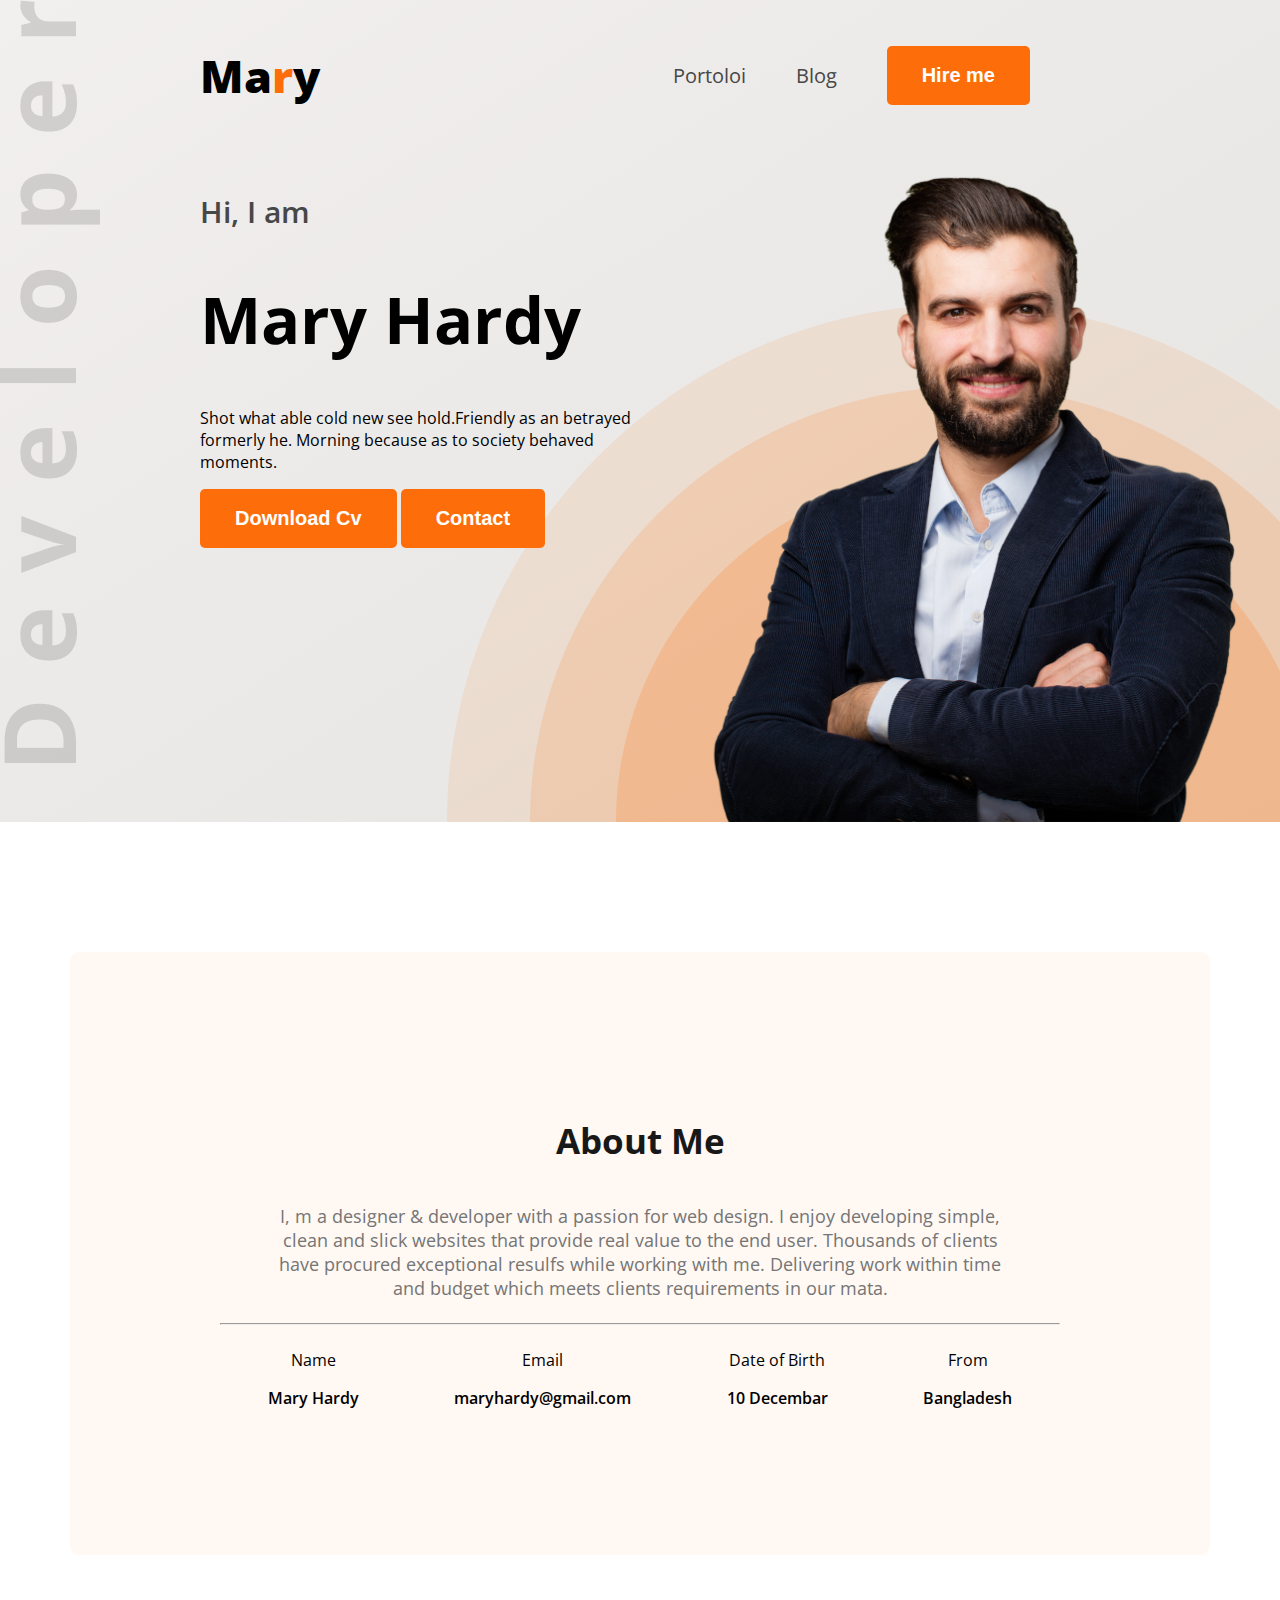
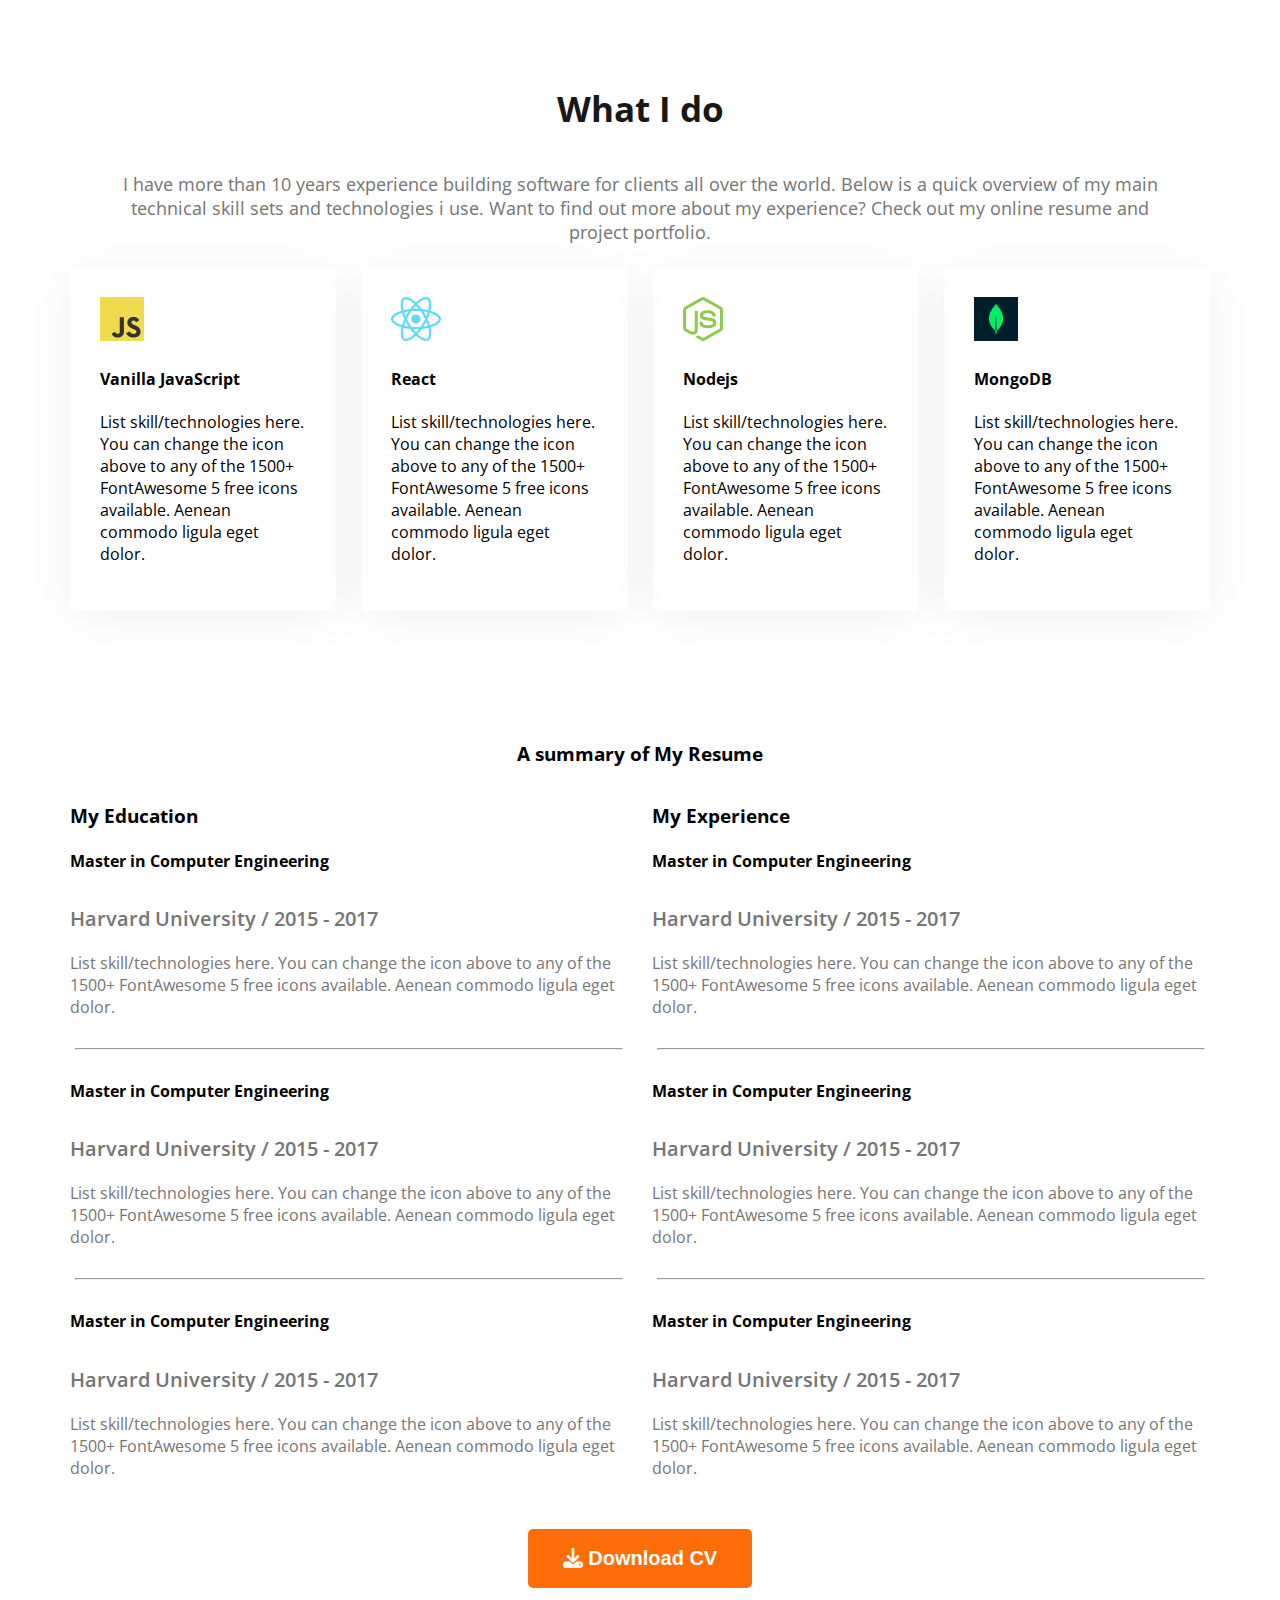
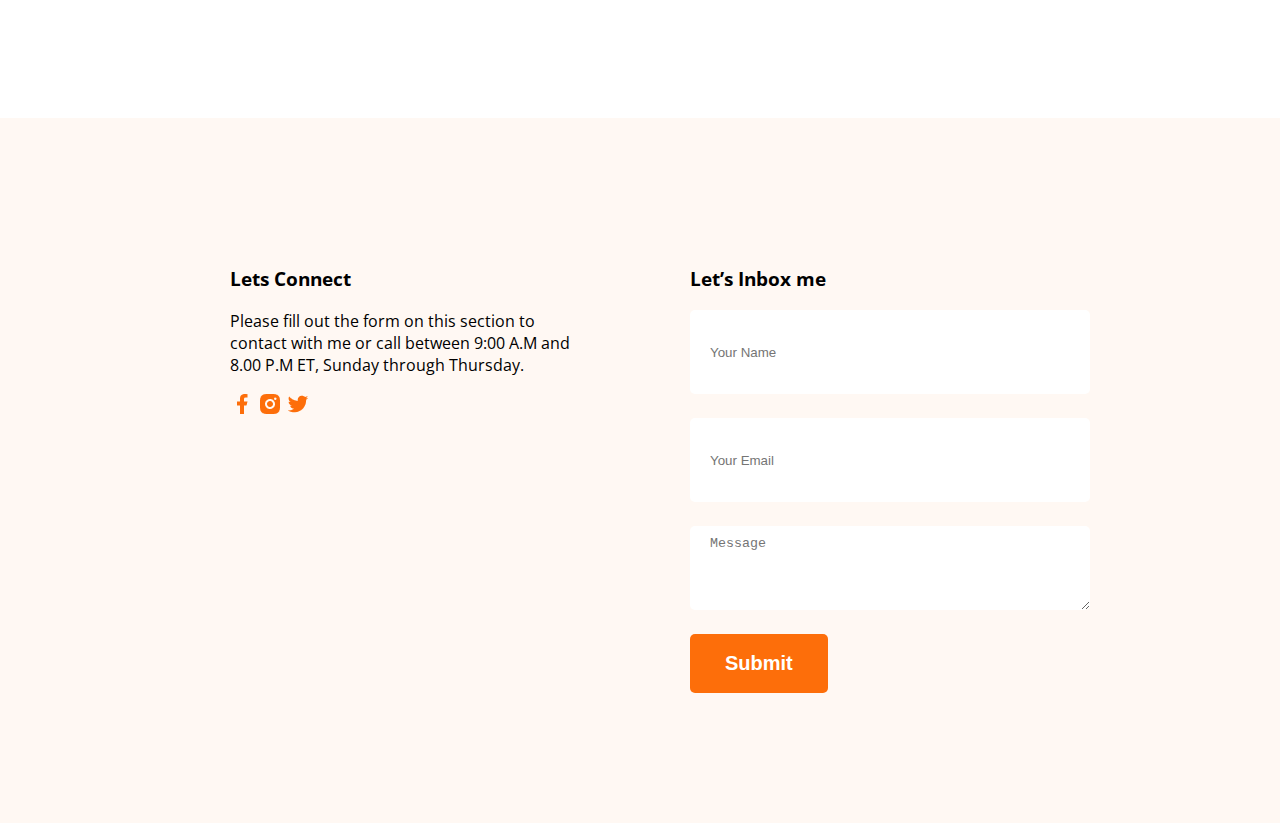
<file: index.html>
<!DOCTYPE html>
<html lang="en">
<head>
    <meta charset="UTF-8">
    <meta name="viewport" content="width=device-width, initial-scale=1.0">
    <title>Web Portoloi </title>
    <link rel="stylesheet" href="https://cdnjs.cloudflare.com/ajax/libs/font-awesome/6.5.2/css/all.min.css"/>
    
    <link rel="stylesheet" href="styles/style.css">
</head>
<body class="open-sans-normal">
    <header class="header secondary-bg">
        <nav>
            <h3 class="nav-titel">Ma<span class="text-primary">r</span>y</h3>
            <ul>
                <li><a class="dark-2" href="">Portoloi</a></li>
                <li><a class="dark-2" href="">Blog</a></li>
                <li><a href=""><button class="btn-primary">Hire me</button></a></li>
            </ul>
        </nav>
        <div class="banner">
            <div class="banner-content">
                <h4 class="banner-greetings dark-2">Hi, I am</h4>
                <h1 class="banner-titel">Mary Hardy</h1>
                <p class="banner-description">
                    Shot what able cold new see hold.Friendly as an betrayed formerly he. Morning because as to society behaved moments.
                </p>
                <button class="btn-primary">Download Cv</button>
                <button class="btn-primary">Contact</button>
            </div>
            <img class="banner-profile-img" src="images/hardy.png" alt="hardy">
        </div>
    </header>
    <main>

        <section class="about secondary-bg">
            <h3 class="section-titel">About Me</h3>
            <p class="section-description">I, m a designer & developer with a passion for web design. I enjoy developing simple, clean and slick websites that provide real value to the end user. Thousands of clients have procured exceptional resulfs while working with me. Delivering work within time and budget which meets clients requirements in our mata.</p>
<hr>
            <!-- .about-item*4>p.item-titel+p.item-description -->


            <div class="about-items">
                <div class="about-item">
                    <p class="item-titel">Name</p>
                    <p class="item-description">Mary Hardy</p>
                </div>
                <div class="about-item">
                    <p class="item-titel">Email</p>
                    <p class="item-description">maryhardy@gmail.com</p>
                </div>
                <div class="about-item">
                    <p class="item-titel">Date of Birth</p>
                    <p class="item-description">10 Decembar</p>
                </div>
                <div class="about-item">
                    <p class="item-titel">From</p>
                    <p class="item-description">Bangladesh</p>
                </div>
            </div>
        </section>

        <!-- what is a section start -->

        <section class="skills">
            <h3 class="section-titel text-center">What I do</h3>
            <p class="section-description text-center">I have more than 10 years experience building software for clients all over the world. Below is a quick overview of my main technical skill sets and technologies i use. Want to find out more about my experience? Check out my online resume and project portfolio.</p>

            <div class="skills-container">

                <!-- .skill*4>img+h4.skill-title+p.skill-description -->
                <div class="skill">
                    <img src="images/icons/js.png" alt="">
                    <h4 class="skill-title">Vanilla JavaScript</h4>
                    <p class="skill-description">List skill/technologies here. You can change the icon above to any of the 1500+ FontAwesome 5 free icons available. Aenean commodo ligula eget dolor.</p>
                </div>
                <div class="skill">
                    <img src="images/icons/react.png" alt="">
                    <h4 class="skill-title">React</h4>
                    <p class="skill-description">List skill/technologies here. You can change the icon above to any of the 1500+ FontAwesome 5 free icons available. Aenean commodo ligula eget dolor.</p>
                </div>
                <div class="skill">
                    <img src="images/icons/nodejs.png" alt="">
                    <h4 class="skill-title">Nodejs</h4>
                    <p class="skill-description">List skill/technologies here. You can change the icon above to any of the 1500+ FontAwesome 5 free icons available. Aenean commodo ligula eget dolor.</p>
                </div>
                <div class="skill">
                    <img src="images/icons/mongo.png" alt="">
                    <h4 class="skill-title">MongoDB</h4>
                    <p class="skill-description">List skill/technologies here. You can change the icon above to any of the 1500+ FontAwesome 5 free icons available. Aenean commodo ligula eget dolor.</p>
                </div>

            </div>
        </section>
<!-- section resume style-->

<section class="resume">
    <h3 class="section-title text-center">A summary of My Resume</h3>
    <div class="resume-container">
        <!-- .resume-column*2>h3.resume-column-title+.experience*3>h4.experience-title+h5.experience-sub-title+.experience-description -->
        <div class="resume-column">
            <h3 class="resume-column-title">My Education</h3>
            <div class="experience">
                <h4 class="experience-title">Master in Computer Engineering</h4>
                <h5 class="experience-sub-title">Harvard University / 2015 - 2017</h5>
                <div class="experience-description">List skill/technologies here. You can change the icon above 
                    to any of the 1500+ FontAwesome 5 free icons available. Aenean commodo ligula eget dolor.</div>
            </div>
            <hr>
            <div class="experience">
                <h4 class="experience-title">Master in Computer Engineering</h4>
                <h5 class="experience-sub-title">Harvard University / 2015 - 2017</h5>
                <div class="experience-description">List skill/technologies here. You can change the icon above 
                    to any of the 1500+ FontAwesome 5 free icons available. Aenean commodo ligula eget dolor.</div>
            </div>
            <hr>
            <div class="experience">
                <h4 class="experience-title">Master in Computer Engineering</h4>
                <h5 class="experience-sub-title">Harvard University / 2015 - 2017</h5>
                <div class="experience-description">List skill/technologies here. You can change the icon above 
                    to any of the 1500+ FontAwesome 5 free icons available. Aenean commodo ligula eget dolor.</div>
            </div>
        </div>
        <div class="resume-column">
            <h3 class="resume-column-title">My Experience</h3>
            <div class="experience">
                <h4 class="experience-title">Master in Computer Engineering</h4>
                <h5 class="experience-sub-title">Harvard University / 2015 - 2017</h5>
                <div class="experience-description">List skill/technologies here. You can change the icon above 
                    to any of the 1500+ FontAwesome 5 free icons available. Aenean commodo ligula eget dolor.</div>
            </div>
            <hr>
            <div class="experience">
                <h4 class="experience-title">Master in Computer Engineering</h4>
                <h5 class="experience-sub-title">Harvard University / 2015 - 2017</h5>
                <div class="experience-description">List skill/technologies here. You can change the icon above 
                    to any of the 1500+ FontAwesome 5 free icons available. Aenean commodo ligula eget dolor.</div>
            </div>
            <hr>
            <div class="experience">
                <h4 class="experience-title">Master in Computer Engineering</h4>
                <h5 class="experience-sub-title">Harvard University / 2015 - 2017</h5>
                <div class="experience-description">List skill/technologies here. You can change the icon above 
                    to any of the 1500+ FontAwesome 5 free icons available. Aenean commodo ligula eget dolor.</div>
            </div>
        </div>
        
    </div>
    <div class="text-center resume-download-cv">
        <button class="btn-primary"><i class="fa-solid fa-download"></i> Download CV</button>
    </div>
</section> 


    </main>

    <footer class="secondary-bg">
        <div class="footer-column">
            <h3 class="section-title">Lets Connect</h3>
            <p>Please fill out the form on this section to contact with me or call between 9:00 A.M and 8.00 P.M ET, Sunday through Thursday.</p>
            <div>
                <a href=""><img src="images/icons/facebook.png" alt=""></a>
                <a href=""><img src="images/icons/insta.png" alt=""></a>
                <a href=""><img src="images/icons/twitter.png" alt=""></a>
            </div>
        </div>
        <div class="footer-column">
            <h3 class="section-title">Let’s Inbox me</h3>
            <form action="">
                <input type="text" name="" id="" placeholder="Your Name">
                <input type="email" name="" id="" placeholder="Your Email">
                <textarea name="" id="" cols="30" rows="20" placeholder="Message"></textarea>
                <input class="btn-primary" type="submit" value="Submit">
            </form>
        </div>
    </footer>
    

</body>
</html>
</file>
<file: styles/style.css>
@import url('https://fonts.googleapis.com/css2?family=Open+Sans:ital,wght@0,300..800;1,300..800&display=swap');



.open-sans-normal{
    margin: 0;
    padding: 0;
}

.open-sans-normal{
  font-family: "Open Sans", sans-serif;
  font-optical-sizing: auto;
  font-style: normal;
  font-variation-settings:
    "wdth" 100;
}

/*shared style*/
.secondary-bg{
    background-color: #FFF8F3;
}
.text-primary{
    color: #FD6E0A;
}

.dark-2{
    color: #474747;
}

.btn-primary{
    background-color: #FD6E0A;
    font-size: 20px;
    color: white;
    font-weight: bold;
    padding: 18px 35px;
    border-radius: 5px;
    border: none;
}

.section-titel{
    font-size: 35px;
    font-weight: bold;
    color:#181818;
}
.section-description{
    font-size: 18px;
    color: #757575;
}

.text-center{
    text-align: center;
}


/*header------------*/
.header{
    background-image: url(../images/developer.png), url(../images/header_bg.png),linear-gradient(to bottom right, #f2efef, #e4e4e0);
    background-repeat: no-repeat;
    background-position: top left, bottom right;
}

/*nav styles*/
nav{
    display: flex;
    align-items: center;
    justify-content: space-between;
    margin: 0 200px;
}
.nav-titel{
    font-weight: 800;
    font-size: 45px;
}

nav ul{
    display: flex;
    align-items: center;
}

nav ul li{
    list-style: none;
    margin-right: 50px;
}
nav li a{
    text-decoration: none;
    font-size: 20px;
}

/*Banner styles*/
.banner{
    display: flex;
    justify-content: space-between;
    margin: 0 35px 0 200px;
}

.banner-content{
    max-width: 100%;
}
.banner-greetings{
    font-size: 30px;
    font-weight: 600;
}
.banner-titel{
    font-size: 65px;
    font-weight: bold;
}


.banner-profile-img{
    width: 580px;
}

/* main style */

main{
    max-width: 1140px;
    margin: 0 auto;
}

main section{
    margin-top: 130px;
    margin-bottom: 130px;
}
/*about section style*/


.about{
    border-radius: 10px;
    padding: 130px 150px;
    text-align: center;
    margin-top:130px ;
}
.about-items{
    display: flex;
    justify-content: space-around;
}

.item-description{
    font-weight: 600;
}

.section-description{
    padding: 5px 50px ;
}

/* skillls section style */

.skills-container{
    display: flex;
    gap: 25px;
}
.skill{
    padding:30px ;
    border-radius: 5px;
    box-shadow: 0px 6px 50px 0px rgba(0, 0, 0, 0.06);
}

/* resume section styles */
.resume-container{
    display: flex;
    gap: 24px;
}
.experience-sub-title{
    font-size: 20px;
    font-weight: 600;
    margin-bottom: 20px;
}
.experience-description, .experience-sub-title{
    color: #757575;
}
.resume hr{
    margin: 30px 5px;
}

.resume-download-cv{
    margin-top: 50px;
}

/* footer styles */
footer{
    padding: 130px 230px;
    display: flex;
    gap: 100px;
}
.footer-column{
    width: 50%;
}

footer input[type="text"],  footer input[type="email"], footer textarea{
    height: 64px;
    border-radius: 5px;
    background-color: white;
    display: block;
    width: 100%;
    padding: 10px 20px;
    margin-bottom: 24px;
    border: none;
}



/*responsive @media query */

.hide{
    display: none;
}


@media screen and (max-width:576px){
    .skills-container, .resume-container,.banner, footer, nav, nav > ul, .about-items{
        flex-direction: column;
    }
    footer, .about{
        padding: 20px;
    }

    nav > ul{
        gap: 20px;
    }

    .banner{
        margin: 20px;
    }
    .btn-primary{
        margin-bottom: 20px;
    }
    .footer-column{
        width: 100%;
    }

    footer input[type="text"],  footer input[type="email"], footer textarea{
        width: calc(100% - 40px);
    }
}
</file>
